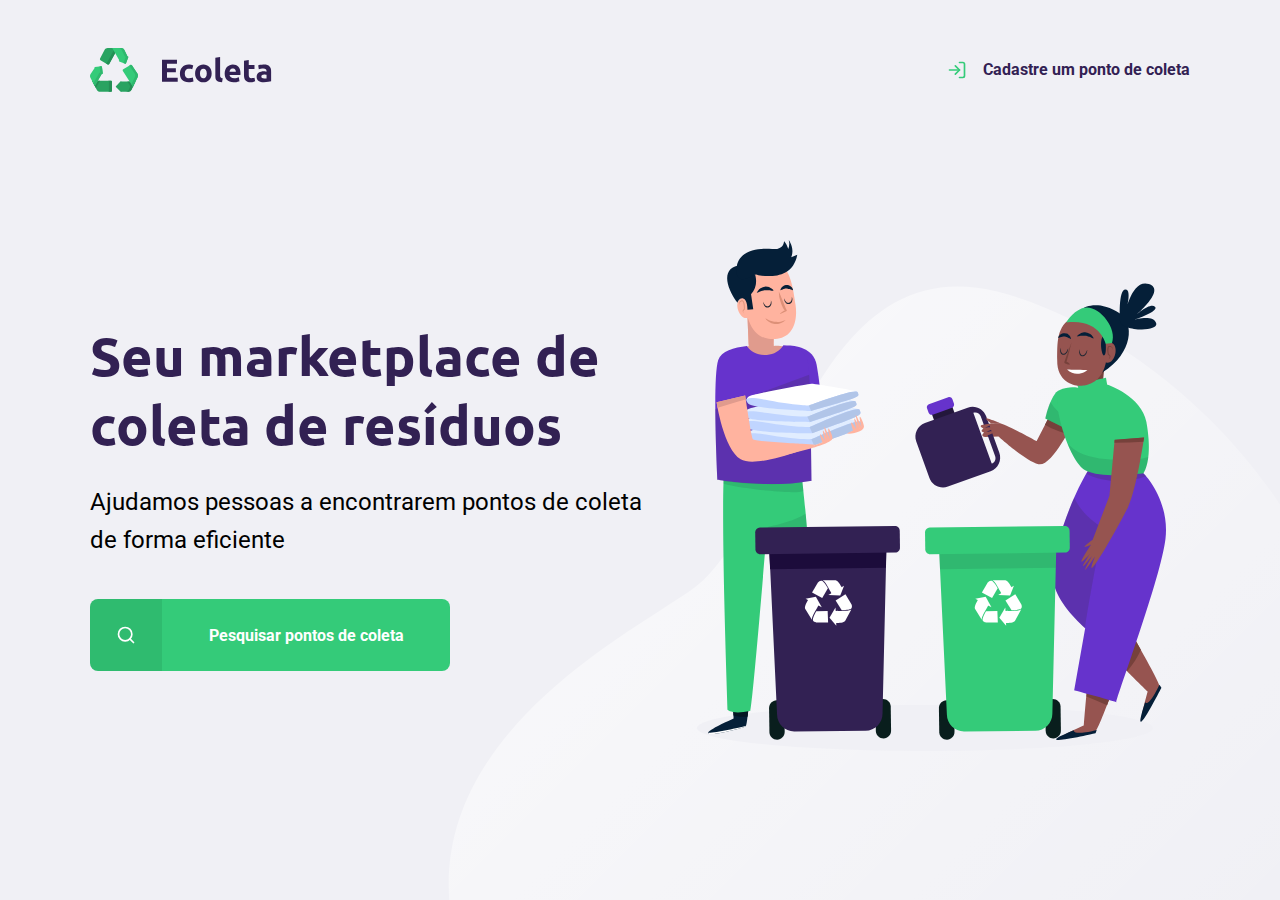
<file: index.html>
<!DOCTYPE html>
<html lang="pt_br">
<head>
    <meta charset="UTF-8">
    <meta name="viewport" content="width=device-width, initial-scale=1.0">
    <title>Ecoleta</title>

    <link href="https://fonts.googleapis.com/css2?family=Roboto&family=Ubuntu:wght@700&display=swap" rel="stylesheet">

   <link rel="stylesheet" href="styles/main.css" >
   <link rel="stylesheet" href="styles/home.css">
   
   <link rel="stylesheet" href="styles/responsive.css">
</head>

<body>

    <div id="page-home">
       
        <div class="content">
    
            <header>
            
                <img src="/assets/icones/logo.svg" alt="LOGOMARCA">
            
                <a href="#">
                    <span></span>
                    Cadastre um ponto de coleta 
                </a>
    
            </header>
    
            <main>
    
                <h1> Seu marketplace de coleta de resíduos</h1>
    
                <p>Ajudamos pessoas a encontrarem pontos de coleta de forma eficiente</p>
                
                <a href="#">
                    <span></span>
                    <strong>
                    Pesquisar pontos de coleta
                    </strong>
                </a>
                
    
            </main>
    
        </div>
    </div>

    

</body>
</html>
</file>
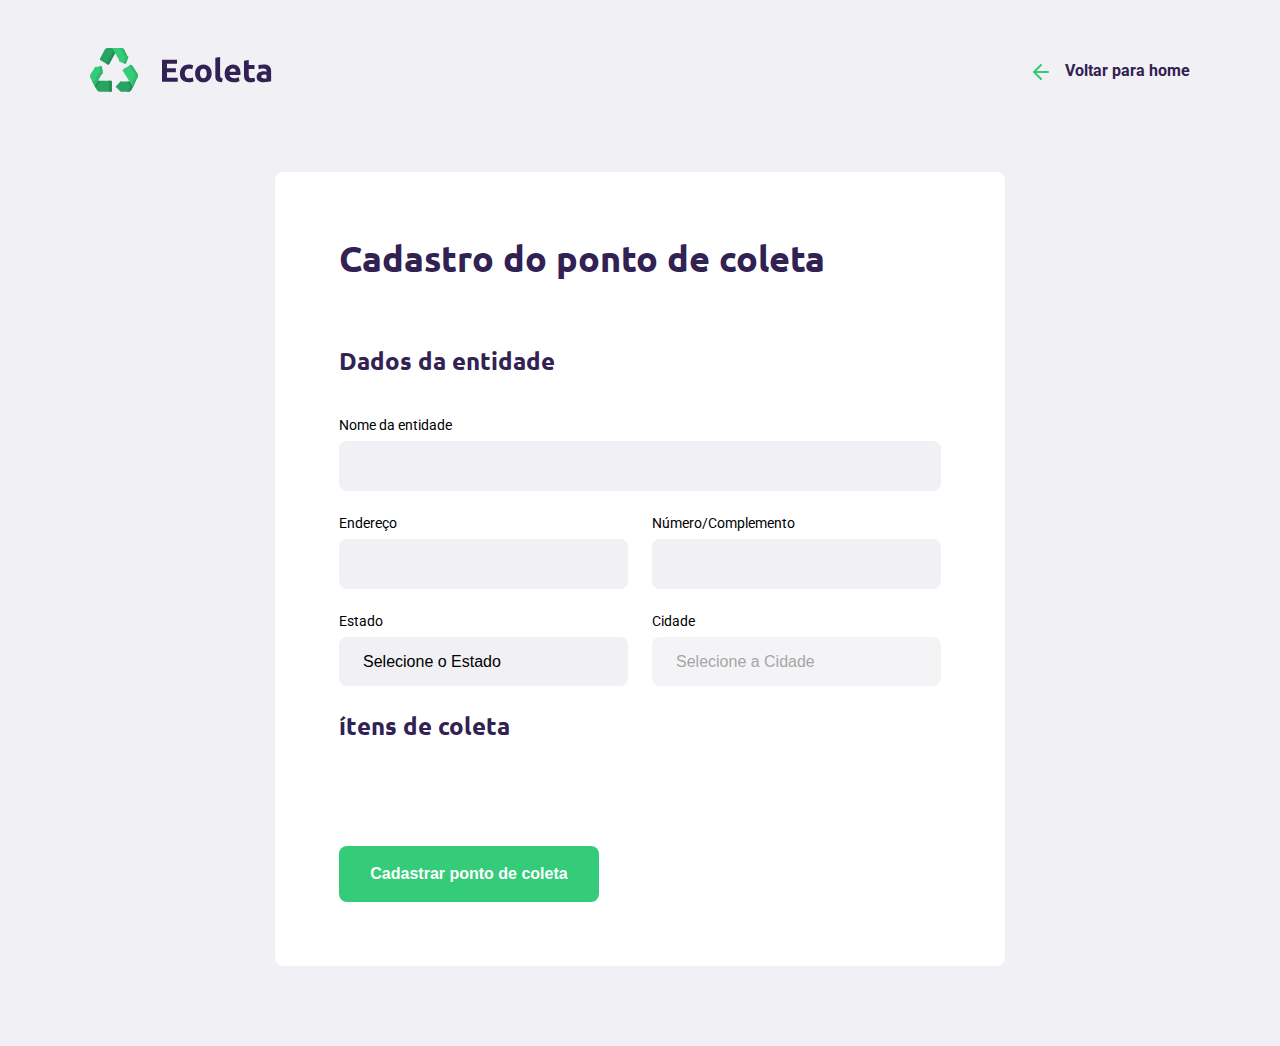
<file: create-point.html>
<!DOCTYPE html>
<html lang="pt_br">
<head>
    <meta charset="UTF-8">
    <meta name="viewport" content="width=device-width, initial-scale=1.0">
    <title>Criar um ponto de coleta</title>

    <link href="https://fonts.googleapis.com/css2?family=Roboto&family=Ubuntu:wght@700&display=swap" rel="stylesheet">

   <link rel="stylesheet" href="styles/main.css" >
   <link rel="stylesheet" href="styles/create-point.css" >

   
   <link rel="stylesheet" href="styles/responsive.css">
</head>

<body>

    <div id="page-create-point">
       
    
            <header>
            
                <img src="/assets/icones/logo.svg" alt="LOGOMARCA">
            
                <a href="#">
                    <span></span>
                    Voltar para home 
                </a>
    
            </header>

            <form action="">

                <h1>Cadastro do ponto de coleta</h1>

                <fieldset>
                    <legend>
                        <h2>Dados da entidade</h2>
                    </legend>
                        
                        <div class="field">
                            <label for="name">Nome da entidade</label>
                            <input type="text" name="name">
                        </div>

                        <div class="field-group">
                            <div class="field">
                                <label for="address">Endereço</label>
                                <input type="text" name="address">
                            </div>
                            <div class="field">
                                <label for="address2">Número/Complemento</label>
                                <input type="text" name="address2">
                            </div>
                        </div>

                        <div class="field-group">
                            <div class="field">
                                <label for="state">Estado</label>
                                <select name="uf" id="">
                                    <option value="">Selecione o Estado</option>
                                </select>    
                            </div>

                            <div class="field">
                                <label for="city">Cidade</label>
                                <select name="city" id="" disabled>
                                    <option value="">Selecione a Cidade</option>
                                </select>
                            </div>
                        </div>



                </fieldset>
                    <legend>
                        <h2>ítens de coleta</h2>
                    </legend>
                <fieldset>

                </fieldset>

                <button type="submit">Cadastrar ponto de coleta</button>

            </form>
    
           
    
    </div>

    

</body>
</html>
</file>
<file: styles/main.css>
:root {
    --title-color: #322153;
    --primary-color: #34cb79;
}

* {
    margin: 0;
    padding: 0;
    box-sizing: border-box;
}

html {
    font-family: 'Roboto', sans-serif;
    
}

body {
    background-color: #f0f0f5;
    -webkit-font-smoothing: antialiased;
}

a {
    text-decoration: none;
}

h1, h2, h3, h4, h5, h6 {
    font-family: 'Ubuntu', sans-serif;
    color: var(--title-color);
}
</file>
<file: styles/home.css>
#page-home {
    height: 100vh;
    background: url('../assets/icones/home-background.svg') no-repeat;
    background-position: 35vw bottom;
}

#page-home .content {
    display: flex;
    flex-direction: column;
    
    width: 90%;
    max-width: 1100px;
    height: 100%;
    margin: 0 auto;
}

#page-home header {
    margin-top: 48px;

    display: flex;
    align-items: center;
    justify-content: space-between;
}

#page-home header a {
    display: flex;
    

    color: var(--title-color);
    font-weight: 700;

    
}

#page-home header span {
    display: flex;
    margin-right: 16px; 
    
    background-image: url('../assets/icones/log-in.svg');

    width: 20px;
    height: 20px;
}

#page-home main {
    display: flex;
    flex-direction: column;
    justify-content: center;

    flex: 1;

    max-width: 560px;
}

#page-home main h1 {
    font-size: 54px;
}

#page-home main p {
    font-size: 24px;
    line-height: 38px;

    margin-top: 24px;
}

#page-home main a {
    width: 100%;
    max-width: 360px;
    height: 72px;

    border-radius: 8px;

    display: flex;
    align-items: center;

    margin-top: 40px;

    background-color: var(--primary-color);

    transition: 400ms;

}

#page-home main a:hover {
    background-color: #2fb86e;
}

#page-home main a span {
    display: flex;
    align-items: center;
    justify-content: center;

    width: 72px;
    height: 72px;

    border-top-left-radius: 8px;
    border-bottom-left-radius: 8px;

    background-color: rgba(0, 0, 0, 0.08);

}

#page-home main a span::after {
    content: "";
    background-image: url('../assets/icones/search.svg');

    width: 20px;
    height: 20px;
}

#page-home main a strong {
    flex: 1;
    color: #fff;

    text-align: center;
}
</file>
<file: styles/responsive.css>
@media (max-width: 900px) {
    #page-home {
        background-position-x: 70vw;
    }

    #page-home .content {
        align-items: center;
        text-align: center;
    }

    #page-home header a {
        position: absolute;
        bottom: 48px;

        left: 50%;
        transform: translateX(-50%);
    }

    #page-home main {
        align-items: center;
    }
}

@media(min-width: 1700px) {
    #page-home {
        background-position-x: 40vw;
    }  
}

@media(max-height: 760px) {
    #page-home {
        background-position-y: 200px;
    }
}
</file>
<file: styles/create-point.css>
#page-create-point {
    width: 90%;
    max-width: 1100px;

    margin: 0 auto;
}

#page-create-point header {
    margin-top: 48px;

    display: flex;
    align-items: center;
    justify-content: space-between;
}

#page-create-point header a {
    color: var(--title-color);
    font-weight: bold;

    display: flex;
    align-items: center;
}

#page-create-point header a span {
    background-image: url('../assets/icones/arrow-left.svg');

    display: flex;

    width: 20px;
    height: 20px;

    margin-right: 16px;
}

form {
    background-color: white;

    margin: 80px auto;
    padding: 64px;

    border-radius: 8px;

    max-width: 730px;

   
}

form h1 {
    font-size: 36px;
}

form fieldset {
    margin-top: 64px;

    border: 0;
}

form legend {
    margin-bottom: 40px;
}

form legend h2 {
    font-size: 24px;
}

form .field {
    flex: 1;

    display: flex;
    flex-direction: column;

    margin-bottom: 24px;
}

form .field-group {
    display: flex;
}

form input,
form select {
    background-color: #f0f0f5;
    
    border: 0;
    
    padding: 16px 24px;

    font-size: 16px;

    border-radius: 8px;

    outline: none;
}

form select {
    -webkit-appearance: none;
    -moz-appearance: none;
    appearance: none;
}

form label {
    font-size: 14px;

    margin-bottom: 8px;
}

form .field-group .field + .field {
    margin-left: 24px;
}

form button {
    width: 260px;
    height: 56px;

    background-color: var(--primary-color);

    border-radius: 8px;

    color: white;
    font-weight: bold;
    font-size: 16px;

    border: 0;

    margin-top: 40px;

    transition: background-color 400ms;
}

form button:hover{
    background-color: #2fb86e;
}
</file>
